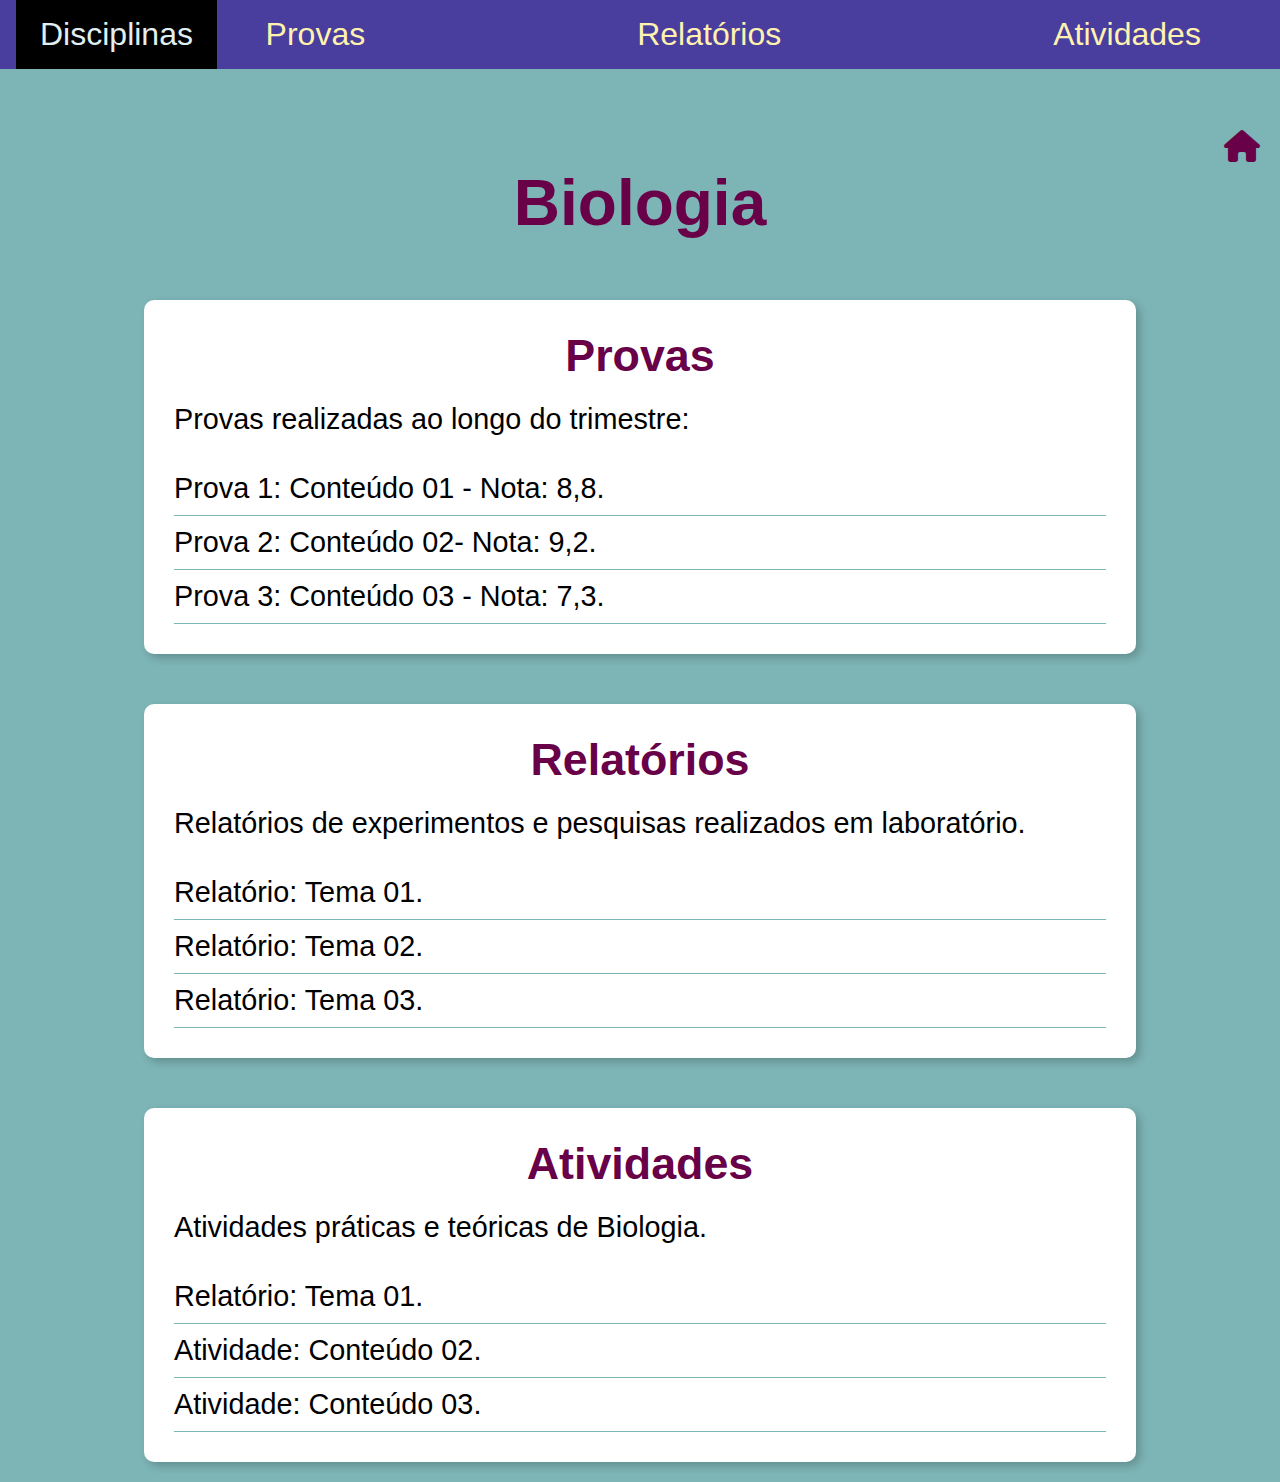
<file: biologia.html>
<!DOCTYPE html>
<html lang="pt-br">

<head>
    <meta charset="UTF-8">
    <meta http-equiv="X-UA-Compatible" content="IE=edge">
    <meta name="viewport" content="width=device-width, initial-scale=1.0">
    <title>Portfólio de Biologia</title>
    <link rel="stylesheet" href="biologia.css">
    <link rel="stylesheet" href="https://cdnjs.cloudflare.com/ajax/libs/font-awesome/6.7.2/css/all.min.css"
        integrity="sha512-Evv84Mr4kqVGRNSgIGL/F/aIDqQb7xQ2vcrdIwxfjThSH8CSR7PBEakCr51Ck+w+/U6swU2Im1vVX0SVk9ABhg=="
        crossorigin="anonymous" referrerpolicy="no-referrer" />
    <link href="https://fonts.googleapis.com/icon?family=Material+Icons" rel="stylesheet">

</head>

<body>
    <header>

        <div class="menu-disciplina">
            <input type="checkbox" id="menu-toggle">
            <label for="menu-toggle" class="botao-disciplinas">Disciplinas</label>
            <div class="lista-vertical">
                <a href="matematica.html">Matemática</a>
                <a href="fisica.html">Física</a>
                <a href="quimica.html">Química</a>
            </div>
        </div>


        <div class="links-principais">
            <ul class="lista-horizontal">
                <li><a href="#provas">Provas</a></li>
                <li><a href="#relatorios">Relatórios</a></li>
                <li><a href="#atividades">Atividades</a></li>
            </ul>
        </div>
    </header>
    <main>
        <div class="home">
            <a href="./index.html"><i class="fa-solid fa-house"></i></a>
        </div>
        <h1>Biologia</h1>
        <section class="biologia-container">
            <div id="provas" class="conteudo">
                <h2>Provas</h2>
                <p>Provas realizadas ao longo do trimestre:</p>
                <ul>
                    <li>Prova 1: Conteúdo 01 - Nota: 8,8.<span class="block"> <br>Lorem ipsum dolor sit amet, consectetur adipiscing
                            elit, sed do eiusmod tempor incididunt ut labore et dolore magna aliqua. Ut enim ad minim
                            veniam, quis nostrud exercitation ullamco laboris nisi ut aliquip ex ea commodo consequat.
                            Duis aute irure dolor in reprehenderit in voluptate velit esse cillum dolore eu fugiat nulla
                            pariatur. Excepteur sint occaecat cupidatat non proident, sunt in culpa qui officia deserunt
                            mollit anim id est laborum.</span>
                    </li>
                    <li>Prova 2: Conteúdo 02- Nota: 9,2.</li>
                    <li>Prova 3: Conteúdo 03 - Nota: 7,3.</li>
                </ul>
            </div>
            <div id="relatorios" class="conteudo">
                <h2>Relatórios</h2>
                <p>Relatórios de experimentos e pesquisas realizados em laboratório.</p>
                <ul>
                    <li>Relatório: Tema 01. <span class="opacidade"> <br>Lorem ipsum dolor sit amet, consectetur adipiscing
                        elit, sed do eiusmod tempor incididunt ut labore et dolore magna aliqua. Ut enim ad minim
                        veniam, quis nostrud exercitation ullamco laboris nisi ut aliquip ex ea commodo consequat.
                        Duis aute irure dolor in reprehenderit in voluptate velit esse cillum dolore eu fugiat nulla
                        pariatur. Excepteur sint occaecat cupidatat non proident, sunt in culpa qui officia deserunt
                        mollit anim id est laborum.</span></li>
                    <li>Relatório: Tema 02.</li>
                    <li>Relatório: Tema 03.</li>
                </ul>
            </div>
            <div id="atividades" class="conteudo">
                <h2>Atividades</h2>
                <p>Atividades práticas e teóricas de Biologia.</p>
                <ul>
                    <li>Relatório: Tema 01. <span class="opacidade"> <br>Lorem ipsum dolor sit amet, consectetur adipiscing
                        elit, sed do eiusmod tempor incididunt ut labore et dolore magna aliqua. Ut enim ad minim
                        veniam, quis nostrud exercitation ullamco laboris nisi ut aliquip ex ea commodo consequat.
                        Duis aute irure dolor in reprehenderit in voluptate velit esse cillum dolore eu fugiat nulla
                        pariatur. Excepteur sint occaecat cupidatat non proident, sunt in culpa qui officia deserunt
                        mollit anim id est laborum.</span></li>
                    <li>Atividade: Conteúdo 02.</li>
                    <li>Atividade: Conteúdo 03.</li>
                </ul>
            </div>
        </section>
    </main>
    <footer></footer>
</body>

</html>
</file>
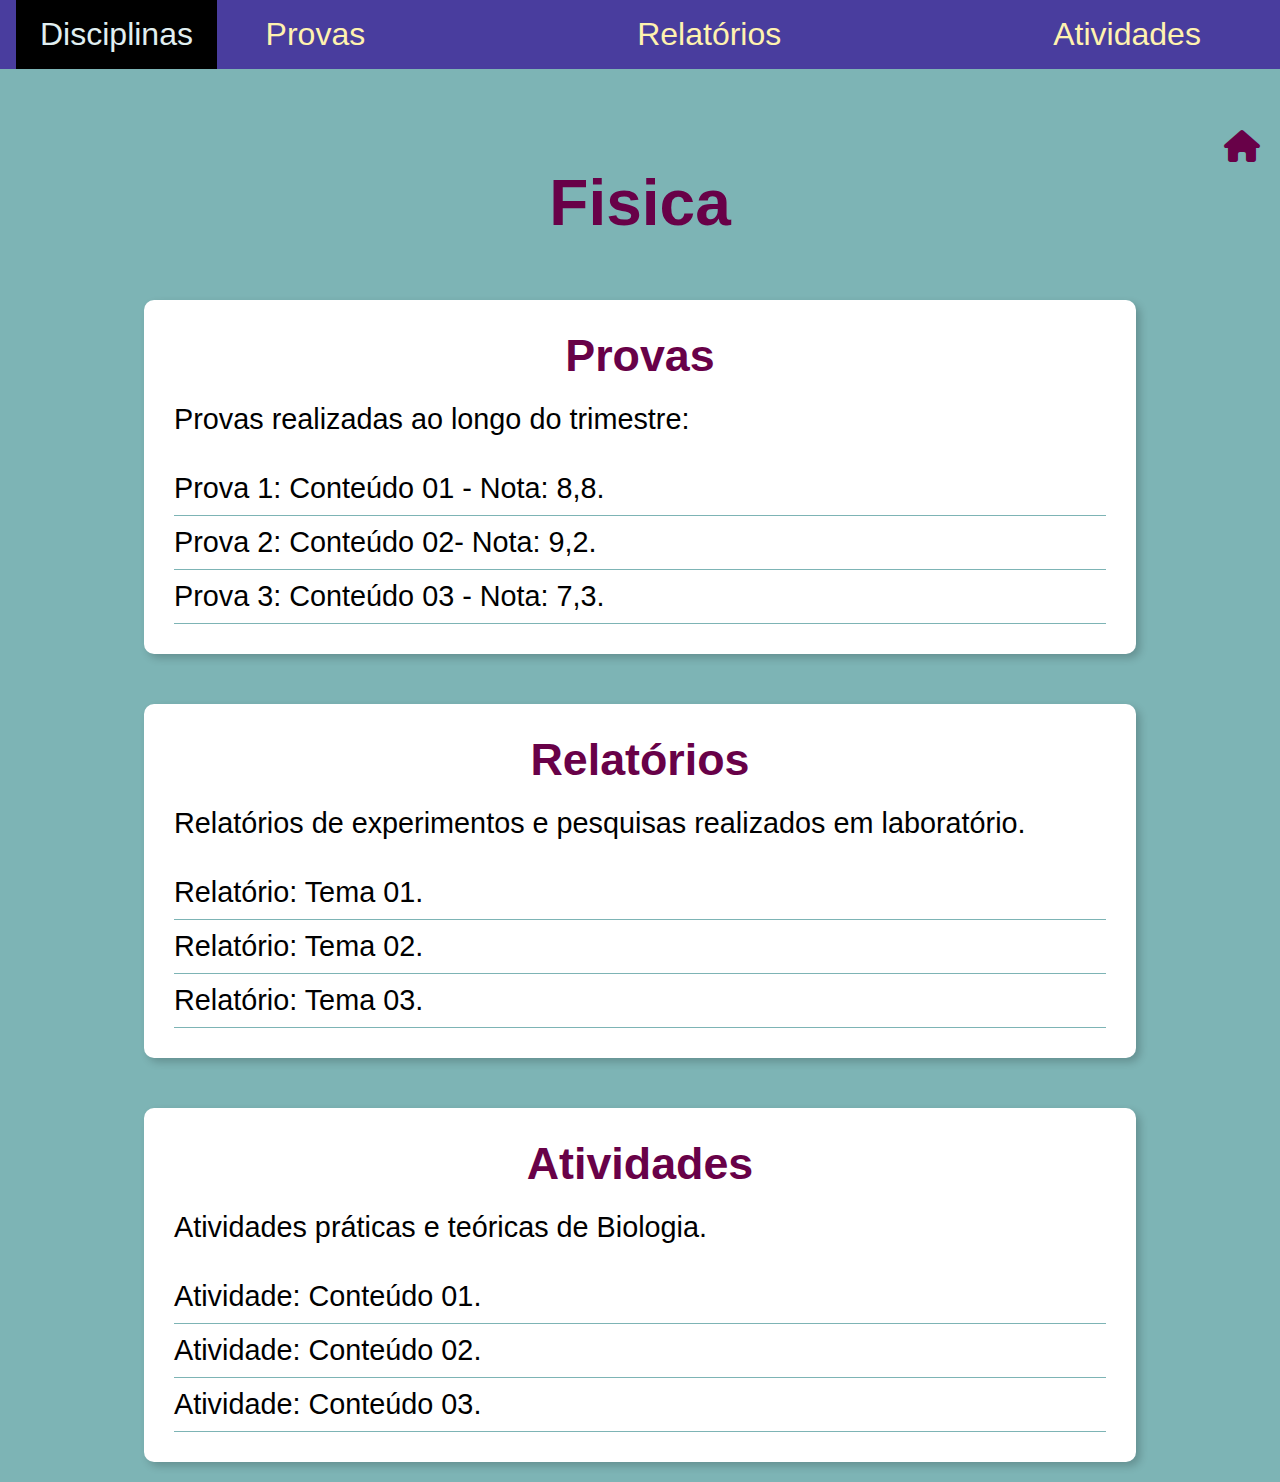
<file: fisica.html>
<!DOCTYPE html>
<html lang="pt-br">

<head>
    <meta charset="UTF-8">
    <meta http-equiv="X-UA-Compatible" content="IE=edge">
    <meta name="viewport" content="width=device-width, initial-scale=1.0">
    <title>Portfólio de Fisica</title>
    <link rel="stylesheet" href="fisica.css">
    <link rel="stylesheet" href="https://cdnjs.cloudflare.com/ajax/libs/font-awesome/6.7.2/css/all.min.css"
        integrity="sha512-Evv84Mr4kqVGRNSgIGL/F/aIDqQb7xQ2vcrdIwxfjThSH8CSR7PBEakCr51Ck+w+/U6swU2Im1vVX0SVk9ABhg=="
        crossorigin="anonymous" referrerpolicy="no-referrer" />
    <link href="https://fonts.googleapis.com/icon?family=Material+Icons" rel="stylesheet">

</head>

<body>
    <header>

        <div class="menu-disciplina">
            <input type="checkbox" id="menu-toggle">
            <label for="menu-toggle" class="botao-disciplinas">Disciplinas</label>
            <div class="lista-vertical">
                <a href="matematica.html">Matemática</a>
                <a href="biologia.html">Biologia</a>
                <a href="quimica.html">Química</a>
            </div>
        </div>


        <div class="links-principais">
            <ul class="lista-horizontal">
                <li><a href="#provas">Provas</a></li>
                <li><a href="#relatorios">Relatórios</a></li>
                <li><a href="#atividades">Atividades</a></li>
            </ul>
        </div>
    </header>
    <main>
        <div class="home">
            <a href="./index.html"><i class="fa-solid fa-house"></i></a>
        </div>
        <h1>Fisica</h1>
        <section class="biologia-container">
            <div id="provas" class="conteudo">
                <h2>Provas</h2>
                <p>Provas realizadas ao longo do trimestre:</p>
                <ul>
                    <li>Prova 1: Conteúdo 01 - Nota: 8,8.<span class="block"> <br>Lorem ipsum dolor sit amet, consectetur adipiscing
                            elit, sed do eiusmod tempor incididunt ut labore et dolore magna aliqua. Ut enim ad minim
                            veniam, quis nostrud exercitation ullamco laboris nisi ut aliquip ex ea commodo consequat.
                            Duis aute irure dolor in reprehenderit in voluptate velit esse cillum dolore eu fugiat nulla
                            pariatur. Excepteur sint occaecat cupidatat non proident, sunt in culpa qui officia deserunt
                            mollit anim id est laborum.</span>
                    </li>
                    <li>Prova 2: Conteúdo 02- Nota: 9,2.</li>
                    <li>Prova 3: Conteúdo 03 - Nota: 7,3.</li>
                </ul>
            </div>
            <div id="relatorios" class="conteudo">
                <h2>Relatórios</h2>
                <p>Relatórios de experimentos e pesquisas realizados em laboratório.</p>
                <ul>
                    <li>Relatório: Tema 01. <span class="opacidade"> <br>Lorem ipsum dolor sit amet, consectetur adipiscing
                        elit, sed do eiusmod tempor incididunt ut labore et dolore magna aliqua. Ut enim ad minim
                        veniam, quis nostrud exercitation ullamco laboris nisi ut aliquip ex ea commodo consequat.
                        Duis aute irure dolor in reprehenderit in voluptate velit esse cillum dolore eu fugiat nulla
                        pariatur. Excepteur sint occaecat cupidatat non proident, sunt in culpa qui officia deserunt
                        mollit anim id est laborum.</span></li>
                    <li>Relatório: Tema 02.</li>
                    <li>Relatório: Tema 03.</li>
                </ul>
            </div>
            <div id="atividades" class="conteudo">
                <h2>Atividades</h2>
                <p>Atividades práticas e teóricas de Biologia.</p>
                <ul>
                    <li>Atividade: Conteúdo 01.</li>
                    <li>Atividade: Conteúdo 02.</li>
                    <li>Atividade: Conteúdo 03.</li>
                </ul>
            </div>
        </section>
        <!-- section.class1>div*3.class2>h2+p -->
    </main>
    <footer></footer>
</body>

</html>
</file>
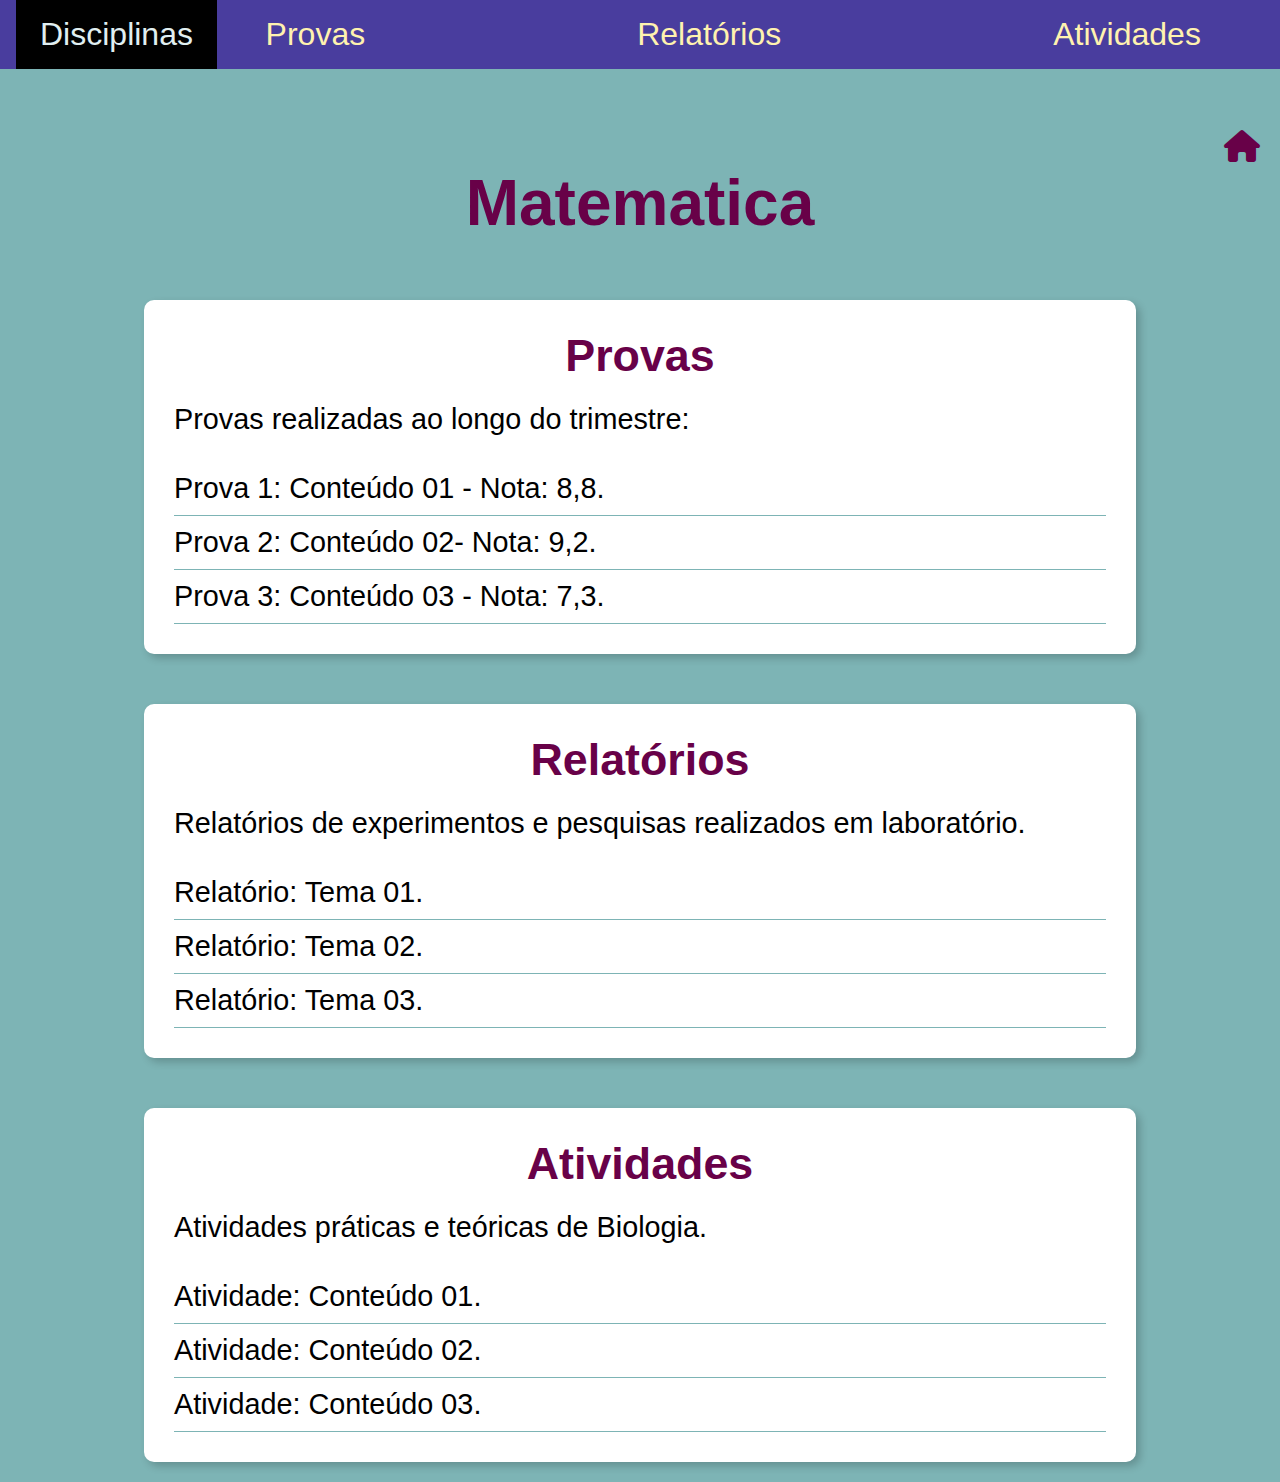
<file: matematica.html>
<!DOCTYPE html>
<html lang="pt-br">

<head>
    <meta charset="UTF-8">
    <meta http-equiv="X-UA-Compatible" content="IE=edge">
    <meta name="viewport" content="width=device-width, initial-scale=1.0">
    <title>Portfólio de Matematica</title>
    <link rel="stylesheet" href="biologia.css">
    <link rel="stylesheet" href="https://cdnjs.cloudflare.com/ajax/libs/font-awesome/6.7.2/css/all.min.css"
        integrity="sha512-Evv84Mr4kqVGRNSgIGL/F/aIDqQb7xQ2vcrdIwxfjThSH8CSR7PBEakCr51Ck+w+/U6swU2Im1vVX0SVk9ABhg=="
        crossorigin="anonymous" referrerpolicy="no-referrer" />
    <link href="https://fonts.googleapis.com/icon?family=Material+Icons" rel="stylesheet">

</head>

<body>
    <header>

        <div class="menu-disciplina">
            <input type="checkbox" id="menu-toggle">
            <label for="menu-toggle" class="botao-disciplinas">Disciplinas</label>
            <div class="lista-vertical">
                <a href="biologia.html">Biologia</a>
                <a href="fisica.html">Física</a>
                <a href="quimica.html">Química</a>
            </div>
        </div>


        <div class="links-principais">
            <ul class="lista-horizontal">
                <li><a href="#provas">Provas</a></li>
                <li><a href="#relatorios">Relatórios</a></li>
                <li><a href="#atividades">Atividades</a></li>
            </ul>
        </div>
    </header>
    <main>
        <div class="home">
            <a href="./index.html"><i class="fa-solid fa-house"></i></a>
        </div>
        <h1>Matematica</h1>
        <section class="biologia-container">
            <div id="provas" class="conteudo">
                <h2>Provas</h2>
                <p>Provas realizadas ao longo do trimestre:</p>
                <ul>
                    <li>Prova 1: Conteúdo 01 - Nota: 8,8.<span class="block"> <br>Lorem ipsum dolor sit amet, consectetur adipiscing
                            elit, sed do eiusmod tempor incididunt ut labore et dolore magna aliqua. Ut enim ad minim
                            veniam, quis nostrud exercitation ullamco laboris nisi ut aliquip ex ea commodo consequat.
                            Duis aute irure dolor in reprehenderit in voluptate velit esse cillum dolore eu fugiat nulla
                            pariatur. Excepteur sint occaecat cupidatat non proident, sunt in culpa qui officia deserunt
                            mollit anim id est laborum.</span>
                    </li>
                    <li>Prova 2: Conteúdo 02- Nota: 9,2.</li>
                    <li>Prova 3: Conteúdo 03 - Nota: 7,3.</li>
                </ul>
            </div>
            <div id="relatorios" class="conteudo">
                <h2>Relatórios</h2>
                <p>Relatórios de experimentos e pesquisas realizados em laboratório.</p>
                <ul>
                    <li>Relatório: Tema 01. <span class="opacidade"> <br>Lorem ipsum dolor sit amet, consectetur adipiscing
                        elit, sed do eiusmod tempor incididunt ut labore et dolore magna aliqua. Ut enim ad minim
                        veniam, quis nostrud exercitation ullamco laboris nisi ut aliquip ex ea commodo consequat.
                        Duis aute irure dolor in reprehenderit in voluptate velit esse cillum dolore eu fugiat nulla
                        pariatur. Excepteur sint occaecat cupidatat non proident, sunt in culpa qui officia deserunt
                        mollit anim id est laborum.</span></li>
                    <li>Relatório: Tema 02.</li>
                    <li>Relatório: Tema 03.</li>
                </ul>
            </div>
            <div id="atividades" class="conteudo">
                <h2>Atividades</h2>
                <p>Atividades práticas e teóricas de Biologia.</p>
                <ul>
                    <li>Atividade: Conteúdo 01.</li>
                    <li>Atividade: Conteúdo 02.</li>
                    <li>Atividade: Conteúdo 03.</li>
                </ul>
            </div>
        </section>
    </main>
    <footer></footer>
</body>

</html>
</file>
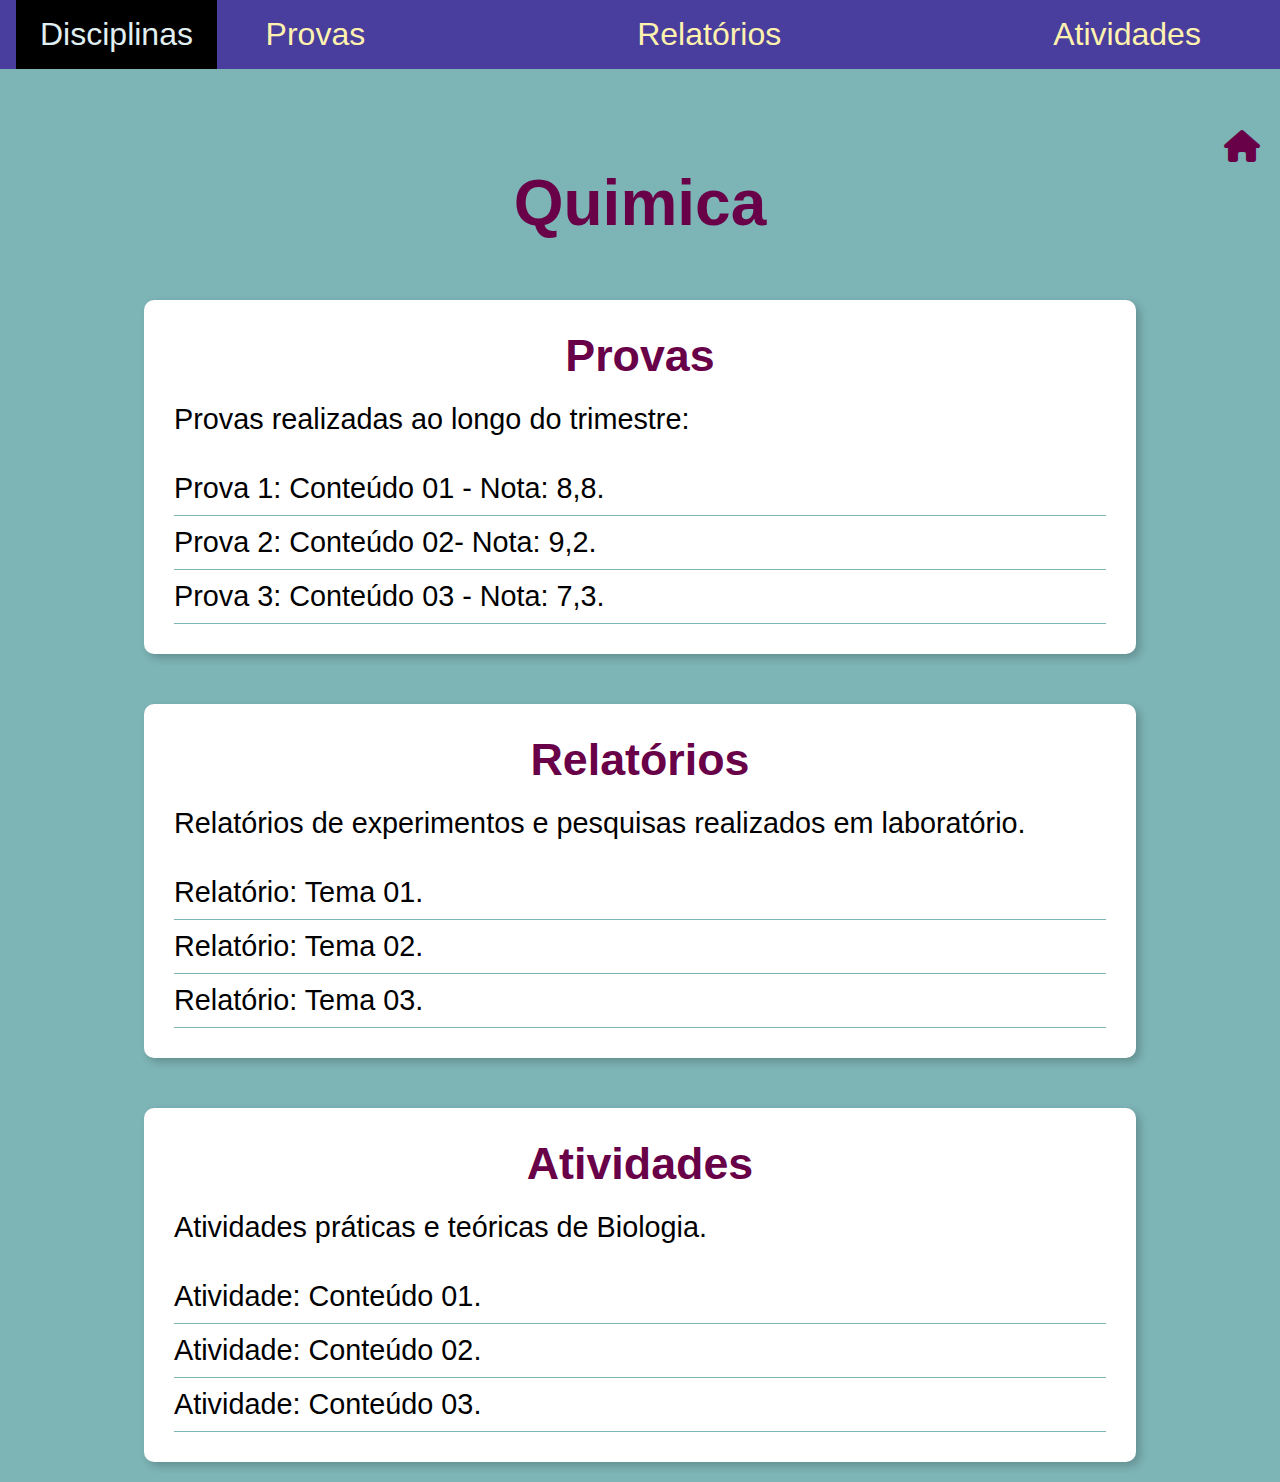
<file: quimica.html>
<!DOCTYPE html>
<html lang="pt-br">

<head>
    <meta charset="UTF-8">
    <meta http-equiv="X-UA-Compatible" content="IE=edge">
    <meta name="viewport" content="width=device-width, initial-scale=1.0">
    <title>Portfólio de Quimica</title>
    <link rel="stylesheet" href="quimica.css">
    <link rel="stylesheet" href="https://cdnjs.cloudflare.com/ajax/libs/font-awesome/6.7.2/css/all.min.css"
        integrity="sha512-Evv84Mr4kqVGRNSgIGL/F/aIDqQb7xQ2vcrdIwxfjThSH8CSR7PBEakCr51Ck+w+/U6swU2Im1vVX0SVk9ABhg=="
        crossorigin="anonymous" referrerpolicy="no-referrer" />
    <link href="https://fonts.googleapis.com/icon?family=Material+Icons" rel="stylesheet">

</head>

<body>
    <header>

        <div class="menu-disciplina">
            <input type="checkbox" id="menu-toggle">
            <label for="menu-toggle" class="botao-disciplinas">Disciplinas</label>
            <div class="lista-vertical">
                <a href="matematica.html">Matemática</a>
                <a href="fisica.html">Física</a>
                <a href="biologia.html">Biologia</a>
            </div>
        </div>


        <div class="links-principais">
            <ul class="lista-horizontal">
                <li><a href="#provas">Provas</a></li>
                <li><a href="#relatorios">Relatórios</a></li>
                <li><a href="#atividades">Atividades</a></li>
            </ul>
        </div>
    </header>
    <main>
        <div class="home">
            <a href="./index.html"><i class="fa-solid fa-house"></i></a>
        </div>
        <h1>Quimica</h1>
        <section class="biologia-container">
            <div id="provas" class="conteudo">
                <h2>Provas</h2>
                <p>Provas realizadas ao longo do trimestre:</p>
                <ul>
                    <li>Prova 1: Conteúdo 01 - Nota: 8,8.<span class="block"> <br>Lorem ipsum dolor sit amet, consectetur adipiscing
                            elit, sed do eiusmod tempor incididunt ut labore et dolore magna aliqua. Ut enim ad minim
                            veniam, quis nostrud exercitation ullamco laboris nisi ut aliquip ex ea commodo consequat.
                            Duis aute irure dolor in reprehenderit in voluptate velit esse cillum dolore eu fugiat nulla
                            pariatur. Excepteur sint occaecat cupidatat non proident, sunt in culpa qui officia deserunt
                            mollit anim id est laborum.</span>
                    </li>
                    <li>Prova 2: Conteúdo 02- Nota: 9,2.</li>
                    <li>Prova 3: Conteúdo 03 - Nota: 7,3.</li>
                </ul>
            </div>
            <div id="relatorios" class="conteudo">
                <h2>Relatórios</h2>
                <p>Relatórios de experimentos e pesquisas realizados em laboratório.</p>
                <ul>
                    <li>Relatório: Tema 01. <span class="opacidade"> <br>Lorem ipsum dolor sit amet, consectetur adipiscing
                        elit, sed do eiusmod tempor incididunt ut labore et dolore magna aliqua. Ut enim ad minim
                        veniam, quis nostrud exercitation ullamco laboris nisi ut aliquip ex ea commodo consequat.
                        Duis aute irure dolor in reprehenderit in voluptate velit esse cillum dolore eu fugiat nulla
                        pariatur. Excepteur sint occaecat cupidatat non proident, sunt in culpa qui officia deserunt
                        mollit anim id est laborum.</span></li>
                    <li>Relatório: Tema 02.</li>
                    <li>Relatório: Tema 03.</li>
                </ul>
            </div>
            <div id="atividades" class="conteudo">
                <h2>Atividades</h2>
                <p>Atividades práticas e teóricas de Biologia.</p>
                <ul>
                    <li>Atividade: Conteúdo 01.</li>
                    <li>Atividade: Conteúdo 02.</li>
                    <li>Atividade: Conteúdo 03.</li>
                </ul>
            </div>
        </section>
    </main>
    <footer></footer>
</body>

</html>
</file>
<file: biologia.css>
* {
    margin: 0;
    padding: 0;
    box-sizing: border-box;
}

:root {
    --preto: #000000;
    --marinho: #493D9E;
    --amarelo-claro: #FFF2AF;
    --roxo-claro: #e0eff1;
    --verde: #680148;
    --azul-claro: #7db4b5;
    --branco: #FFFFFF;
    --marron-claro: #FAF1E6;
}

body {
    height: 100vh;
    box-sizing: border-box;
    background-color: var(--azul-claro);
    color: var(--amarelo-claro);
    font-size: 16px;
    font-family: Arial, Helvetica, sans-serif;
}

header {
    display: flex;
    width: 100%;
    background-color: var(--marinho);
    padding: 1rem;
    position: relative;
    justify-content: center;
}


.menu-disciplina {
    width: 20%;
    display: inline-block;
}

.botao-disciplinas {
    cursor: pointer;
    font-size: 2rem;
    background: none;
    background-color: var(--preto);
    border: none;
    padding: 1.05rem 1.5rem;
    color: var(--roxo-claro);
}

#menu-toggle {
    display: none;
}

.lista-vertical {
    display: none;
    position: absolute;
    background-color: var(--roxo-claro);
    box-shadow: 0 2px 5px var(--marinho);
    min-width: 190px;
    z-index: 1;
    left: 1rem;
    top: 100%;
}

.lista-vertical a {
    color: var(--preto);
    padding: 0.75rem 1rem;
    text-decoration: none;
    font-size: 2rem;
    display: block;
    text-align: center;
}

.lista-vertical a:hover {
    background-color: var(--amarelo-claro);
}

#menu-toggle:checked~.lista-vertical {
    display: block;
}

#menu-toggle:checked+.botao-disciplinas {
    background-color: var(--amarelo-claro);
}

.links-principais {
    width: 80%;
    display: flex;
    justify-content: space-between;
    align-items: center;
}


.lista-horizontal {
    list-style: none;
    display: flex;
    font-size: 2rem;
    gap: 17rem;
}


.lista-horizontal a {
    text-decoration: none;
    color: var(--amarelo-claro);
}

.lista-horizontal a:hover {
    color: var(--preto);
}

main {
    margin: 40px auto;
    padding: 20px;
}

h1 {
    text-align: center;
    color: var(--verde);
    margin-bottom: 60px;
    font-size: 4rem;
}

.biologia-container {
    display: flex;
    flex-direction: column;
    justify-content: space-between;
    align-items: center;
    gap: 50px;
    flex-wrap: wrap;
}

.conteudo {
    background-color: var(--branco);
    border-radius: 10px;
    padding: 30px;
    width: 80%;
    min-width: 280px;
    box-shadow: 4px 4px 8px rgba(0, 0, 0, 0.2);
    transition: transform 0.3s ease, box-shadow 0.3s ease;
}

.conteudo:hover {
    transform: translateY(-10px) scale(1.05);
    box-shadow: 0 0 0 25px rgba(0, 0, 0, 0.2);
}

.conteudo h2 {
    display: flex;
    justify-content: center;
    color: var(--verde);
    margin-bottom: 15px;
    font-size: 2.8rem;
}

.conteudo p {
    line-height: 1.6;
    color: var(--preto);
    margin-bottom: 20px;
    font-size: 1.8rem;
}

.conteudo ul {
    list-style-type: none;
    font-size: 1.8rem;
}

.conteudo ul li {
    padding: 10px 0;
    border-bottom: 1px solid var(--azul-claro);
    transition: transform 0.5s ease;
    color: var(--preto);
}

.conteudo ul li:hover {
    transform: translateX(10px);
    color: var(--verde);
}

.home {
    display: flex;
    justify-content: flex-end;
}

.home a {
    font-size: 2rem;
    color: var(--verde);
}

.conteudo ul li .block {
    display: none;
}

.conteudo ul li:hover .block {
    display: block;
    text-align: justify;
    color: var(--marinho);
    margin-bottom: 5px;
}

.opacidade {
    display: block;
    opacity: 0;
    max-height: 0;
    overflow: hidden;
    transition: opacity 1.5s ease, max-height 1.5s ease;
    color: var(--marinho);
    text-align: justify;
    margin: 0;
    padding: 0;
}

.conteudo ul li:hover .opacidade {
    opacity: 1;
    max-height: 320px;
    text-align: justify;
    color: var(--marinho);
    margin-bottom: 5px;
}
</file>
<file: fisica.css>
* {
    margin: 0;
    padding: 0;
    box-sizing: border-box;
}

:root {
    --preto: #000000;
    --marinho: #493D9E;
    --amarelo-claro: #FFF2AF;
    --roxo-claro: #e0eff1;
    --verde: #680148;
    --azul-claro: #7db4b5;
    --branco: #FFFFFF;
    --marron-claro: #FAF1E6;
}

body {
    height: 100vh;
    box-sizing: border-box;
    background-color: var(--azul-claro);
    color: var(--amarelo-claro);
    font-size: 16px;
    font-family: Arial, Helvetica, sans-serif;
}

header {
    display: flex;
    width: 100%;
    background-color: var(--marinho);
    padding: 1rem;
    position: relative;
    justify-content: center;
}


.menu-disciplina {
    width: 20%;
    display: inline-block;
}

.botao-disciplinas {
    cursor: pointer;
    font-size: 2rem;
    background: none;
    background-color: var(--preto);
    border: none;
    padding: 1.05rem 1.5rem;
    color: var(--roxo-claro);
}

#menu-toggle {
    display: none;
}

.lista-vertical {
    display: none;
    position: absolute;
    background-color: var(--roxo-claro);
    box-shadow: 0 2px 5px var(--marinho);
    min-width: 190px;
    z-index: 1;
    left: 1rem;
    top: 100%;
}

.lista-vertical a {
    color: var(--preto);
    padding: 0.75rem 1rem;
    text-decoration: none;
    font-size: 2rem;
    display: block;
    text-align: center;
}

.lista-vertical a:hover {
    background-color: var(--amarelo-claro);
}

#menu-toggle:checked~.lista-vertical {
    display: block;
}

#menu-toggle:checked+.botao-disciplinas {
    background-color: var(--amarelo-claro);
}

.links-principais {
    width: 80%;
    display: flex;
    justify-content: space-between;
    align-items: center;
}


.lista-horizontal {
    list-style: none;
    display: flex;
    font-size: 2rem;
    gap: 17rem;
}


.lista-horizontal a {
    text-decoration: none;
    color: var(--amarelo-claro);
}

.lista-horizontal a:hover {
    color: var(--preto);
}

main {
    margin: 40px auto;
    padding: 20px;
}

h1 {
    text-align: center;
    color: var(--verde);
    margin-bottom: 60px;
    font-size: 4rem;
}

.biologia-container {
    display: flex;
    flex-direction: column;
    justify-content: space-between;
    align-items: center;
    gap: 50px;
    flex-wrap: wrap;
}

.conteudo {
    background-color: var(--branco);
    border-radius: 10px;
    padding: 30px;
    width: 80%;
    min-width: 280px;
    box-shadow: 4px 4px 8px rgba(0, 0, 0, 0.2);
    transition: transform 0.3s ease, box-shadow 0.3s ease;
}

.conteudo:hover {
    transform: translateY(-10px) scale(1.05);
    box-shadow: 0 0 0 25px rgba(0, 0, 0, 0.2);
}

.conteudo h2 {
    display: flex;
    justify-content: center;
    color: var(--verde);
    margin-bottom: 15px;
    font-size: 2.8rem;
}

.conteudo p {
    line-height: 1.6;
    color: var(--preto);
    margin-bottom: 20px;
    font-size: 1.8rem;
}

.conteudo ul {
    list-style-type: none;
    font-size: 1.8rem;
}

.conteudo ul li {
    padding: 10px 0;
    border-bottom: 1px solid var(--azul-claro);
    transition: transform 0.5s ease;
    color: var(--preto);
}

.conteudo ul li:hover {
    transform: translateX(10px);
    color: var(--verde);
}

.home {
    display: flex;
    justify-content: flex-end;
}

.home a {
    font-size: 2rem;
    color: var(--verde);
}

.conteudo ul li .block {
    display: none;
}

.conteudo ul li:hover .block {
    display: block;
    text-align: justify;
    color: var(--marinho);
    margin-bottom: 5px;
}

.opacidade {
    display: block;
    opacity: 0;
    max-height: 0;
    overflow: hidden;
    transition: opacity 1.5s ease, max-height 1.5s ease;
    color: var(--marinho);
    text-align: justify;
    margin: 0;
    padding: 0;
}

.conteudo ul li:hover .opacidade {
    opacity: 1;
    max-height: 320px;
    text-align: justify;
    color: var(--marinho);
    margin-bottom: 5px;
}
</file>
<file: quimica.css>
* {
    margin: 0;
    padding: 0;
    box-sizing: border-box;
}

:root {
    --preto: #000000;
    --marinho: #493D9E;
    --amarelo-claro: #FFF2AF;
    --roxo-claro: #e0eff1;
    --verde: #680148;
    --azul-claro: #7db4b5;
    --branco: #FFFFFF;
    --marron-claro: #FAF1E6;
}

body {
    height: 100vh;
    box-sizing: border-box;
    background-color: var(--azul-claro);
    color: var(--amarelo-claro);
    font-size: 16px;
    font-family: Arial, Helvetica, sans-serif;
}

header {
    display: flex;
    width: 100%;
    background-color: var(--marinho);
    padding: 1rem;
    position: relative;
    justify-content: center;
}


.menu-disciplina {
    width: 20%;
    display: inline-block;
}

.botao-disciplinas {
    cursor: pointer;
    font-size: 2rem;
    background: none;
    background-color: var(--preto);
    border: none;
    padding: 1.05rem 1.5rem;
    color: var(--roxo-claro);
}

#menu-toggle {
    display: none;
}

.lista-vertical {
    display: none;
    position: absolute;
    background-color: var(--roxo-claro);
    box-shadow: 0 2px 5px var(--marinho);
    min-width: 190px;
    z-index: 1;
    left: 1rem;
    top: 100%;
}

.lista-vertical a {
    color: var(--preto);
    padding: 0.75rem 1rem;
    text-decoration: none;
    font-size: 2rem;
    display: block;
    text-align: center;
}

.lista-vertical a:hover {
    background-color: var(--amarelo-claro);
}

#menu-toggle:checked~.lista-vertical {
    display: block;
}

#menu-toggle:checked+.botao-disciplinas {
    background-color: var(--amarelo-claro);
}

.links-principais {
    width: 80%;
    display: flex;
    justify-content: space-between;
    align-items: center;
}


.lista-horizontal {
    list-style: none;
    display: flex;
    font-size: 2rem;
    gap: 17rem;
}


.lista-horizontal a {
    text-decoration: none;
    color: var(--amarelo-claro);
}

.lista-horizontal a:hover {
    color: var(--preto);
}

main {
    margin: 40px auto;
    padding: 20px;
}

h1 {
    text-align: center;
    color: var(--verde);
    margin-bottom: 60px;
    font-size: 4rem;
}

.biologia-container {
    display: flex;
    flex-direction: column;
    justify-content: space-between;
    align-items: center;
    gap: 50px;
    flex-wrap: wrap;
}

.conteudo {
    background-color: var(--branco);
    border-radius: 10px;
    padding: 30px;
    width: 80%;
    min-width: 280px;
    box-shadow: 4px 4px 8px rgba(0, 0, 0, 0.2);
    transition: transform 0.3s ease, box-shadow 0.3s ease;
}

.conteudo:hover {
    transform: translateY(-10px) scale(1.05);
    box-shadow: 0 0 0 25px rgba(0, 0, 0, 0.2);
}

.conteudo h2 {
    display: flex;
    justify-content: center;
    color: var(--verde);
    margin-bottom: 15px;
    font-size: 2.8rem;
}

.conteudo p {
    line-height: 1.6;
    color: var(--preto);
    margin-bottom: 20px;
    font-size: 1.8rem;
}

.conteudo ul {
    list-style-type: none;
    font-size: 1.8rem;
}

.conteudo ul li {
    padding: 10px 0;
    border-bottom: 1px solid var(--azul-claro);
    transition: transform 0.5s ease;
    color: var(--preto);
}

.conteudo ul li:hover {
    transform: translateX(10px);
    color: var(--verde);
}

.home {
    display: flex;
    justify-content: flex-end;
}

.home a {
    font-size: 2rem;
    color: var(--verde);
}

.conteudo ul li .block {
    display: none;
}

.conteudo ul li:hover .block {
    display: block;
    text-align: justify;
    color: var(--marinho);
    margin-bottom: 5px;
}

.opacidade {
    display: block;
    opacity: 0;
    max-height: 0;
    overflow: hidden;
    transition: opacity 1.5s ease, max-height 1.5s ease;
    color: var(--marinho);
    text-align: justify;
    margin: 0;
    padding: 0;
}

.conteudo ul li:hover .opacidade {
    opacity: 1;
    max-height: 320px;
    text-align: justify;
    color: var(--marinho);
    margin-bottom: 5px;
}
</file>
